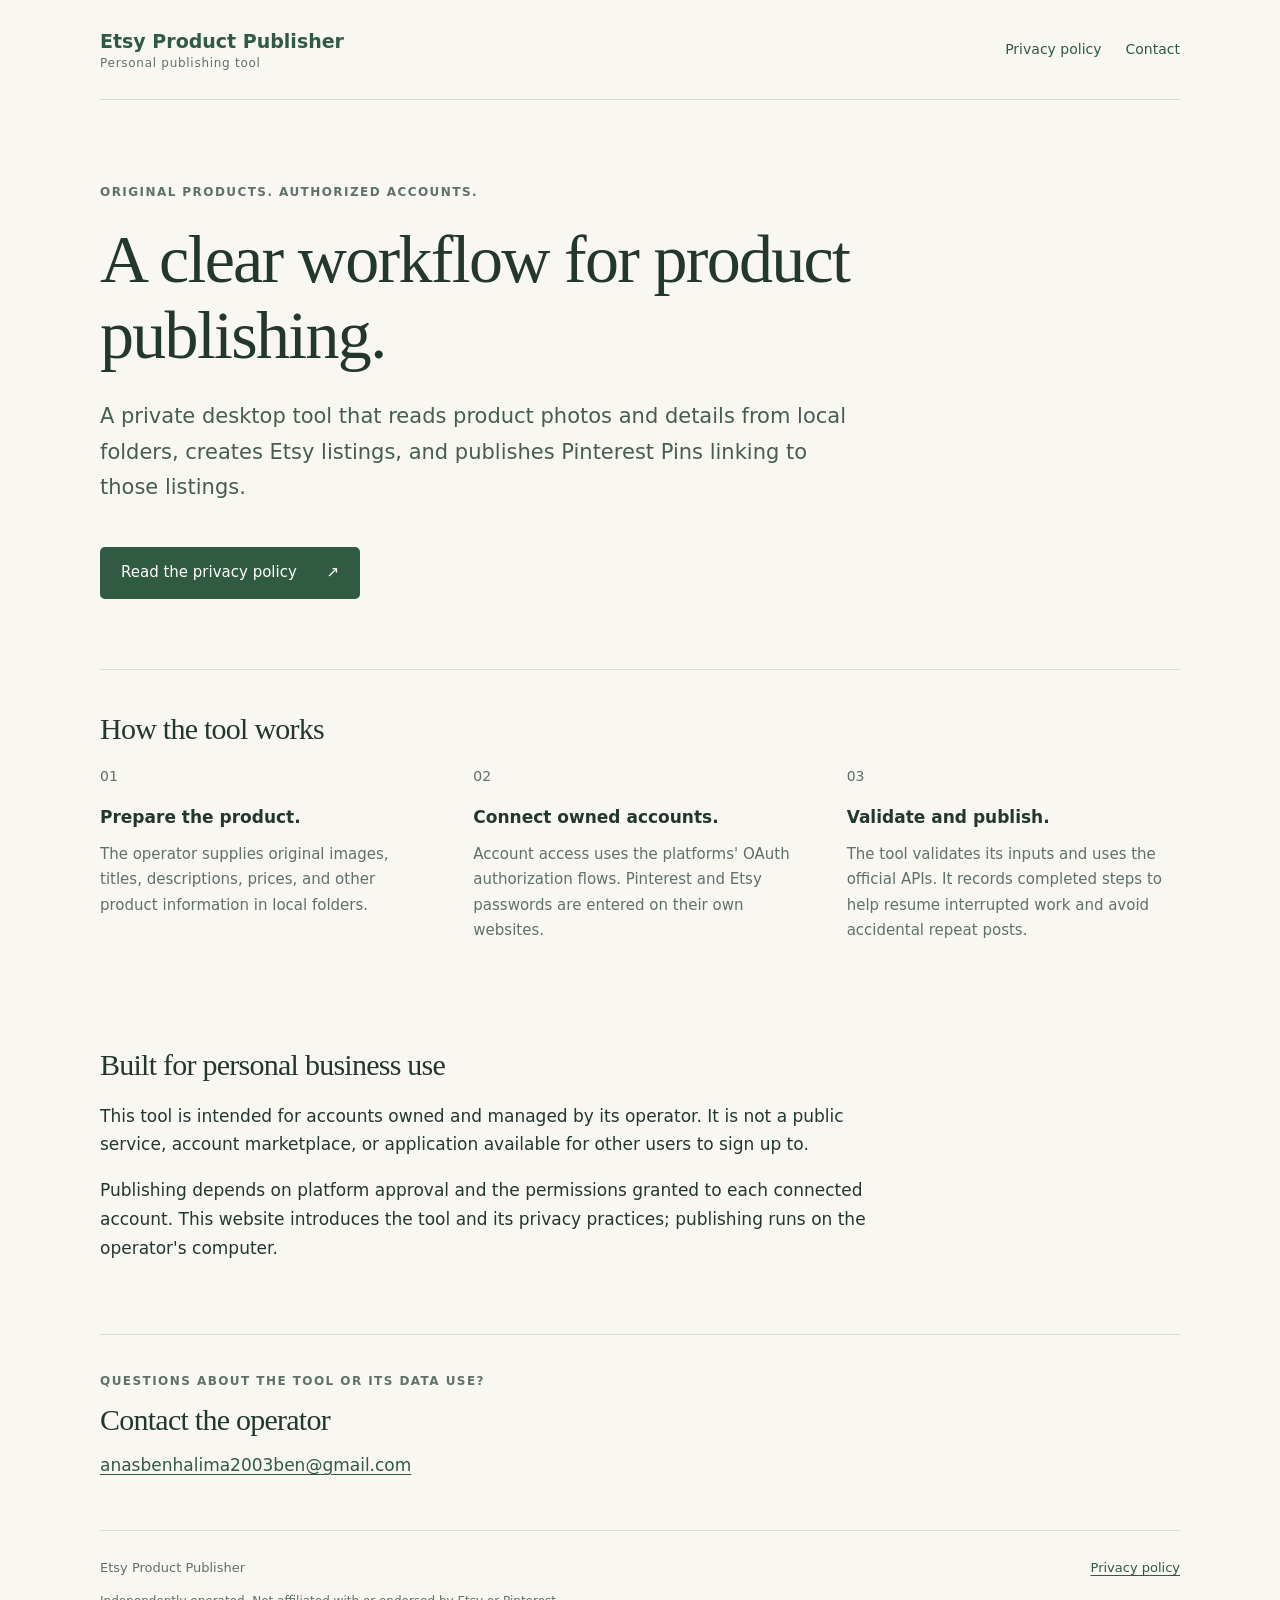
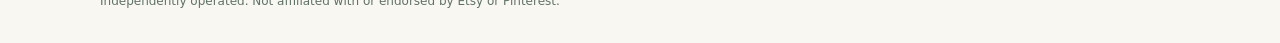
<file: index.html>
<!doctype html>
<html lang="en">
<head>
  <meta charset="utf-8">
  <meta name="viewport" content="width=device-width,initial-scale=1">
  <meta name="description" content="Etsy Product Publisher is a private tool for publishing original product content to its operator's authorized Etsy and Pinterest accounts.">
  <title>Etsy Product Publisher</title>
  <link rel="stylesheet" href="styles.css">
</head>
<body>
  <a class="skip" href="#main">Skip to content</a>
  <header><a class="brand" href="./">Etsy Product Publisher<span>Personal publishing tool</span></a><nav aria-label="Main navigation"><a href="privacy.html">Privacy policy</a><a href="mailto:anasbenhalima2003ben@gmail.com">Contact</a></nav></header>
  <main id="main">
    <section class="intro"><p class="eyebrow">Original products. Authorized accounts.</p><h1>A clear workflow for product publishing.</h1><p class="lead">A private desktop tool that reads product photos and details from local folders, creates Etsy listings, and publishes Pinterest Pins linking to those listings.</p><a class="button" href="privacy.html">Read the privacy policy <span aria-hidden="true">↗</span></a></section>
    <section class="workflow" aria-labelledby="workflow-heading"><h2 id="workflow-heading">How the tool works</h2><ol><li><strong>Prepare the product.</strong><p>The operator supplies original images, titles, descriptions, prices, and other product information in local folders.</p></li><li><strong>Connect owned accounts.</strong><p>Account access uses the platforms' OAuth authorization flows. Pinterest and Etsy passwords are entered on their own websites.</p></li><li><strong>Validate and publish.</strong><p>The tool validates its inputs and uses the official APIs. It records completed steps to help resume interrupted work and avoid accidental repeat posts.</p></li></ol></section>
    <section class="scope"><h2>Built for personal business use</h2><p>This tool is intended for accounts owned and managed by its operator. It is not a public service, account marketplace, or application available for other users to sign up to.</p><p>Publishing depends on platform approval and the permissions granted to each connected account. This website introduces the tool and its privacy practices; publishing runs on the operator's computer.</p></section>
    <section class="contact"><p class="eyebrow">Questions about the tool or its data use?</p><h2>Contact the operator</h2><a href="mailto:anasbenhalima2003ben@gmail.com">anasbenhalima2003ben@gmail.com</a></section>
  </main>
  <footer><span>Etsy Product Publisher</span><a href="privacy.html">Privacy policy</a><p>Independently operated. Not affiliated with or endorsed by Etsy or Pinterest.</p></footer>
</body>
</html>
</file>
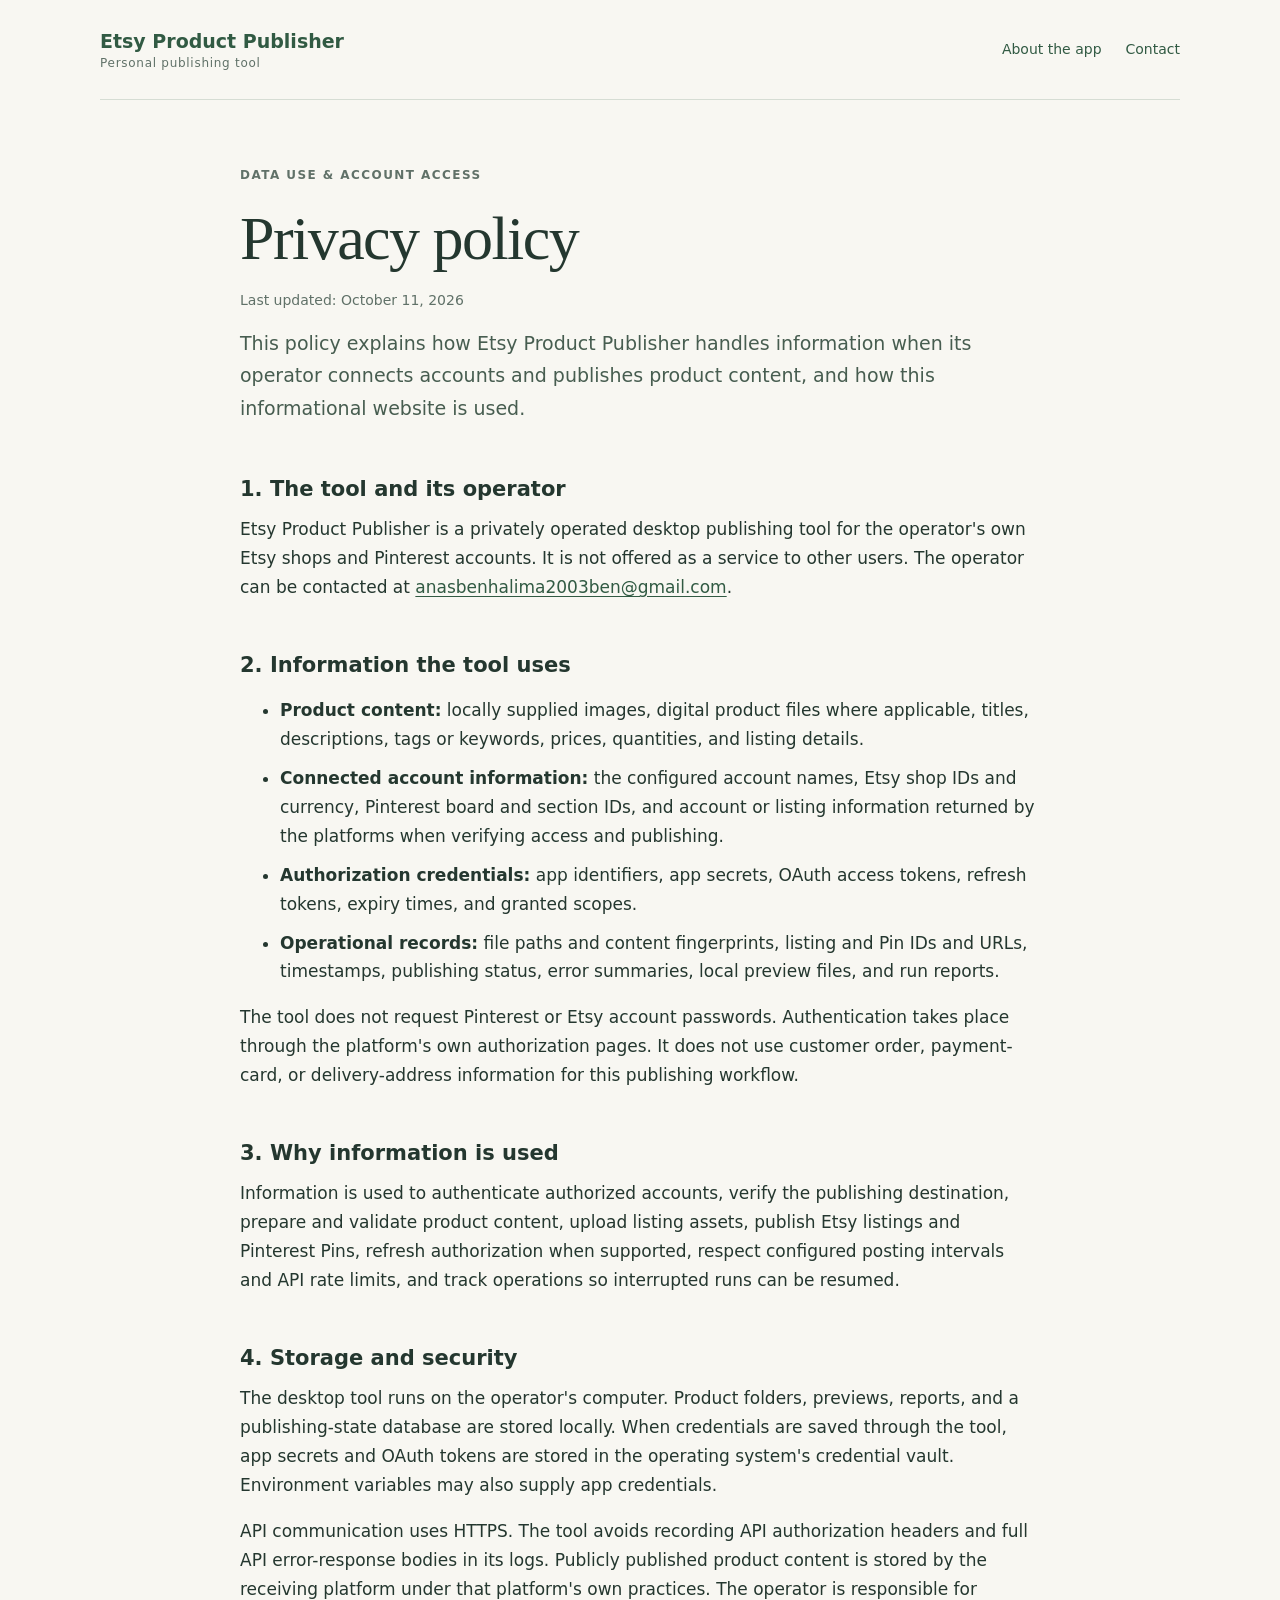
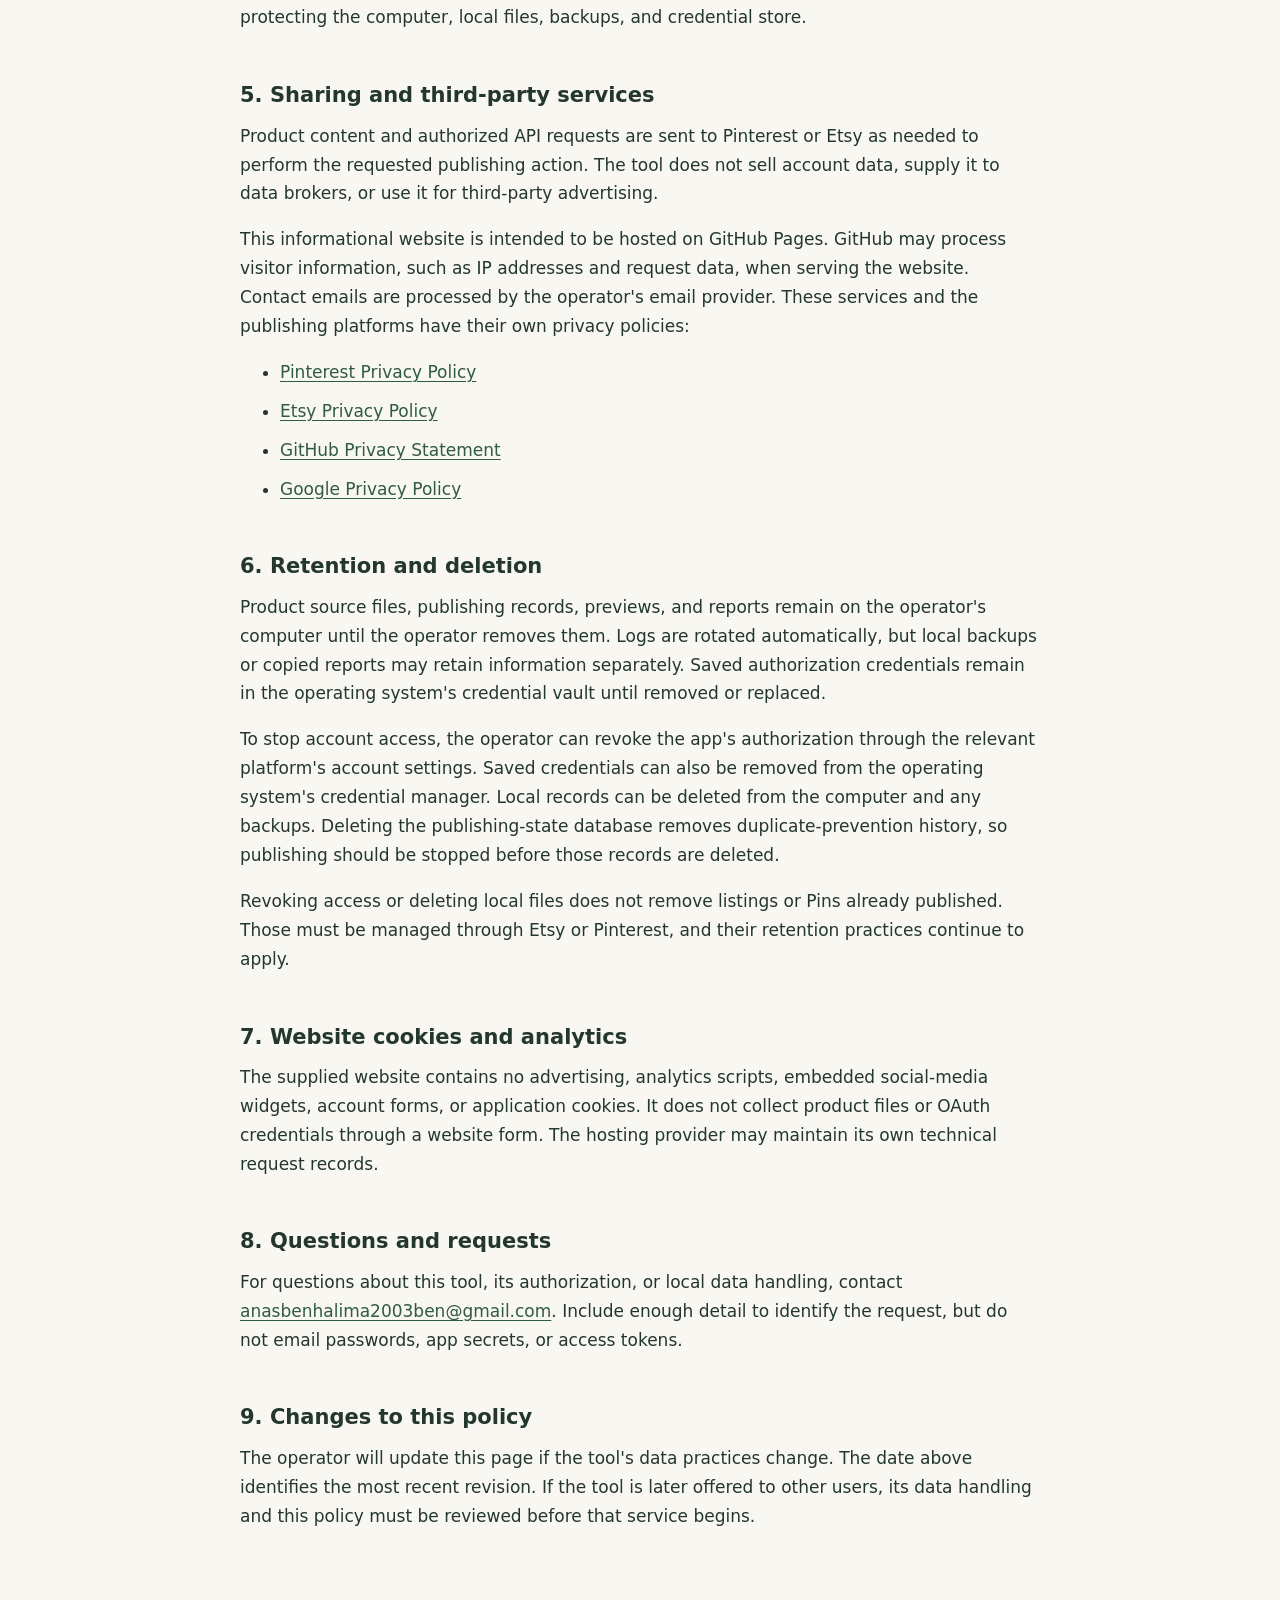
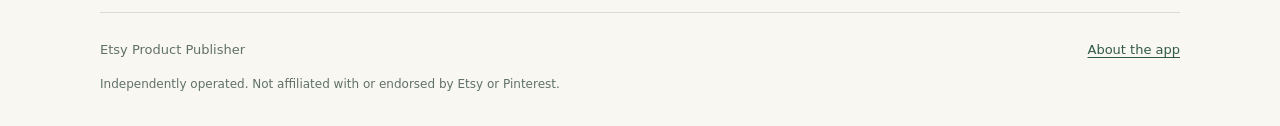
<file: privacy.html>
<!doctype html>
<html lang="en">
<head>
  <meta charset="utf-8">
  <meta name="viewport" content="width=device-width,initial-scale=1">
  <meta name="description" content="Privacy practices for the Etsy Product Publisher personal publishing tool and its informational website.">
  <title>Privacy Policy · Etsy Product Publisher</title>
  <link rel="stylesheet" href="styles.css">
</head>
<body>
  <a class="skip" href="#main">Skip to content</a>
  <header><a class="brand" href="./">Etsy Product Publisher<span>Personal publishing tool</span></a><nav aria-label="Main navigation"><a href="./">About the app</a><a href="mailto:anasbenhalima2003ben@gmail.com">Contact</a></nav></header>
  <main id="main" class="policy">
    <p class="eyebrow">Data use &amp; account access</p><h1>Privacy policy</h1><p class="date">Last updated: October 11, 2026</p>
    <p class="lead">This policy explains how Etsy Product Publisher handles information when its operator connects accounts and publishes product content, and how this informational website is used.</p>
    <section><h2>1. The tool and its operator</h2><p>Etsy Product Publisher is a privately operated desktop publishing tool for the operator's own Etsy shops and Pinterest accounts. It is not offered as a service to other users. The operator can be contacted at <a href="mailto:anasbenhalima2003ben@gmail.com">anasbenhalima2003ben@gmail.com</a>.</p></section>
    <section><h2>2. Information the tool uses</h2><ul><li><strong>Product content:</strong> locally supplied images, digital product files where applicable, titles, descriptions, tags or keywords, prices, quantities, and listing details.</li><li><strong>Connected account information:</strong> the configured account names, Etsy shop IDs and currency, Pinterest board and section IDs, and account or listing information returned by the platforms when verifying access and publishing.</li><li><strong>Authorization credentials:</strong> app identifiers, app secrets, OAuth access tokens, refresh tokens, expiry times, and granted scopes.</li><li><strong>Operational records:</strong> file paths and content fingerprints, listing and Pin IDs and URLs, timestamps, publishing status, error summaries, local preview files, and run reports.</li></ul><p>The tool does not request Pinterest or Etsy account passwords. Authentication takes place through the platform's own authorization pages. It does not use customer order, payment-card, or delivery-address information for this publishing workflow.</p></section>
    <section><h2>3. Why information is used</h2><p>Information is used to authenticate authorized accounts, verify the publishing destination, prepare and validate product content, upload listing assets, publish Etsy listings and Pinterest Pins, refresh authorization when supported, respect configured posting intervals and API rate limits, and track operations so interrupted runs can be resumed.</p></section>
    <section><h2>4. Storage and security</h2><p>The desktop tool runs on the operator's computer. Product folders, previews, reports, and a publishing-state database are stored locally. When credentials are saved through the tool, app secrets and OAuth tokens are stored in the operating system's credential vault. Environment variables may also supply app credentials.</p><p>API communication uses HTTPS. The tool avoids recording API authorization headers and full API error-response bodies in its logs. Publicly published product content is stored by the receiving platform under that platform's own practices. The operator is responsible for protecting the computer, local files, backups, and credential store.</p></section>
    <section><h2>5. Sharing and third-party services</h2><p>Product content and authorized API requests are sent to Pinterest or Etsy as needed to perform the requested publishing action. The tool does not sell account data, supply it to data brokers, or use it for third-party advertising.</p><p>This informational website is intended to be hosted on GitHub Pages. GitHub may process visitor information, such as IP addresses and request data, when serving the website. Contact emails are processed by the operator's email provider. These services and the publishing platforms have their own privacy policies:</p><ul><li><a href="https://policy.pinterest.com/en/privacy-policy">Pinterest Privacy Policy</a></li><li><a href="https://www.etsy.com/legal/privacy/">Etsy Privacy Policy</a></li><li><a href="https://docs.github.com/en/site-policy/privacy-policies/github-general-privacy-statement">GitHub Privacy Statement</a></li><li><a href="https://policies.google.com/privacy">Google Privacy Policy</a></li></ul></section>
    <section><h2>6. Retention and deletion</h2><p>Product source files, publishing records, previews, and reports remain on the operator's computer until the operator removes them. Logs are rotated automatically, but local backups or copied reports may retain information separately. Saved authorization credentials remain in the operating system's credential vault until removed or replaced.</p><p>To stop account access, the operator can revoke the app's authorization through the relevant platform's account settings. Saved credentials can also be removed from the operating system's credential manager. Local records can be deleted from the computer and any backups. Deleting the publishing-state database removes duplicate-prevention history, so publishing should be stopped before those records are deleted.</p><p>Revoking access or deleting local files does not remove listings or Pins already published. Those must be managed through Etsy or Pinterest, and their retention practices continue to apply.</p></section>
    <section><h2>7. Website cookies and analytics</h2><p>The supplied website contains no advertising, analytics scripts, embedded social-media widgets, account forms, or application cookies. It does not collect product files or OAuth credentials through a website form. The hosting provider may maintain its own technical request records.</p></section>
    <section><h2>8. Questions and requests</h2><p>For questions about this tool, its authorization, or local data handling, contact <a href="mailto:anasbenhalima2003ben@gmail.com">anasbenhalima2003ben@gmail.com</a>. Include enough detail to identify the request, but do not email passwords, app secrets, or access tokens.</p></section>
    <section><h2>9. Changes to this policy</h2><p>The operator will update this page if the tool's data practices change. The date above identifies the most recent revision. If the tool is later offered to other users, its data handling and this policy must be reviewed before that service begins.</p></section>
  </main>
  <footer><span>Etsy Product Publisher</span><a href="./">About the app</a><p>Independently operated. Not affiliated with or endorsed by Etsy or Pinterest.</p></footer>
</body>
</html>
</file>
<file: styles.css>
:root{color-scheme:light;--paper:#f8f7f2;--ink:#24372f;--muted:#607168;--line:#d6ddd4;--accent:#315a43}*{box-sizing:border-box}body{margin:0;background:var(--paper);color:var(--ink);font:17px/1.7 system-ui,-apple-system,"Segoe UI",sans-serif}a{color:var(--accent);text-underline-offset:.2em}a:hover{text-decoration-thickness:2px}a:focus-visible{outline:3px solid #789788;outline-offset:5px}.skip{position:absolute;left:16px;top:-100px;background:white;padding:8px 16px;z-index:1}.skip:focus{top:12px}header,main,footer{width:min(100% - 48px,1080px);margin-inline:auto}header{padding:28px 0;border-bottom:1px solid var(--line);display:flex;justify-content:space-between;align-items:center;gap:24px}.brand{font-size:19px;font-weight:700;text-decoration:none;line-height:1.4}.brand span{display:block;font-size:12px;font-weight:400;color:var(--muted);letter-spacing:.06em}nav{display:flex;gap:24px;font-size:14px}nav a{text-decoration:none}h1,h2{font-family:Georgia,"Times New Roman",serif;font-weight:400;line-height:1.12;letter-spacing:-.025em}h1{font-size:clamp(38px,6vw,68px);max-width:830px;margin:18px 0 26px}h2{font-size:30px;margin:0 0 20px}.intro{padding:82px 0 70px}.eyebrow{text-transform:uppercase;letter-spacing:.12em;font-size:12px;font-weight:650;color:var(--muted);margin:0}.lead{font-size:21px;line-height:1.7;max-width:760px;color:#475d50}.button{margin-top:20px;display:inline-flex;gap:30px;align-items:center;background:var(--accent);color:white;padding:13px 21px;border-radius:5px;text-decoration:none;font-size:15px}.workflow{border-top:1px solid var(--line);padding:42px 0 36px}.workflow ol{padding:0;list-style:none;counter-reset:steps;display:grid;grid-template-columns:repeat(3,1fr);gap:40px}.workflow li{counter-increment:steps}.workflow li:before{content:"0" counter(steps);display:block;font-size:14px;color:var(--muted);margin-bottom:14px}.workflow strong{font-size:17px}.workflow p{font-size:15px;color:var(--muted);margin-top:10px}.scope{max-width:790px;padding:36px 0 54px}.contact{padding:36px 0 50px;border-top:1px solid var(--line)}.contact h2{margin:12px 0 14px}.contact a{overflow-wrap:anywhere}footer{padding:26px 0 32px;border-top:1px solid var(--line);display:flex;flex-wrap:wrap;justify-content:space-between;gap:12px;font-size:13px;color:var(--muted)}footer p{flex-basis:100%;margin:0;font-size:12px}.policy{max-width:800px;padding-block:65px}.policy h1{font-size:clamp(42px,7vw,62px);margin-bottom:16px}.date{font-size:14px;color:var(--muted)}.policy .lead{font-size:19px}.policy section{padding-top:32px}.policy section h2{font:600 21px/1.35 system-ui,sans-serif;letter-spacing:0;margin:0 0 12px}.policy p{margin-top:0}.policy li{margin-bottom:10px}.policy a{overflow-wrap:anywhere}@media(max-width:680px){header,main,footer{width:calc(100% - 36px)}header{align-items:flex-start;flex-direction:column;gap:14px}.intro{padding:52px 0}.workflow ol{grid-template-columns:1fr;gap:24px}.lead{font-size:19px}.policy{padding-block:42px}.policy section h2{font-size:19px}nav{gap:20px}.contact a{font-size:15px}}
</file>
